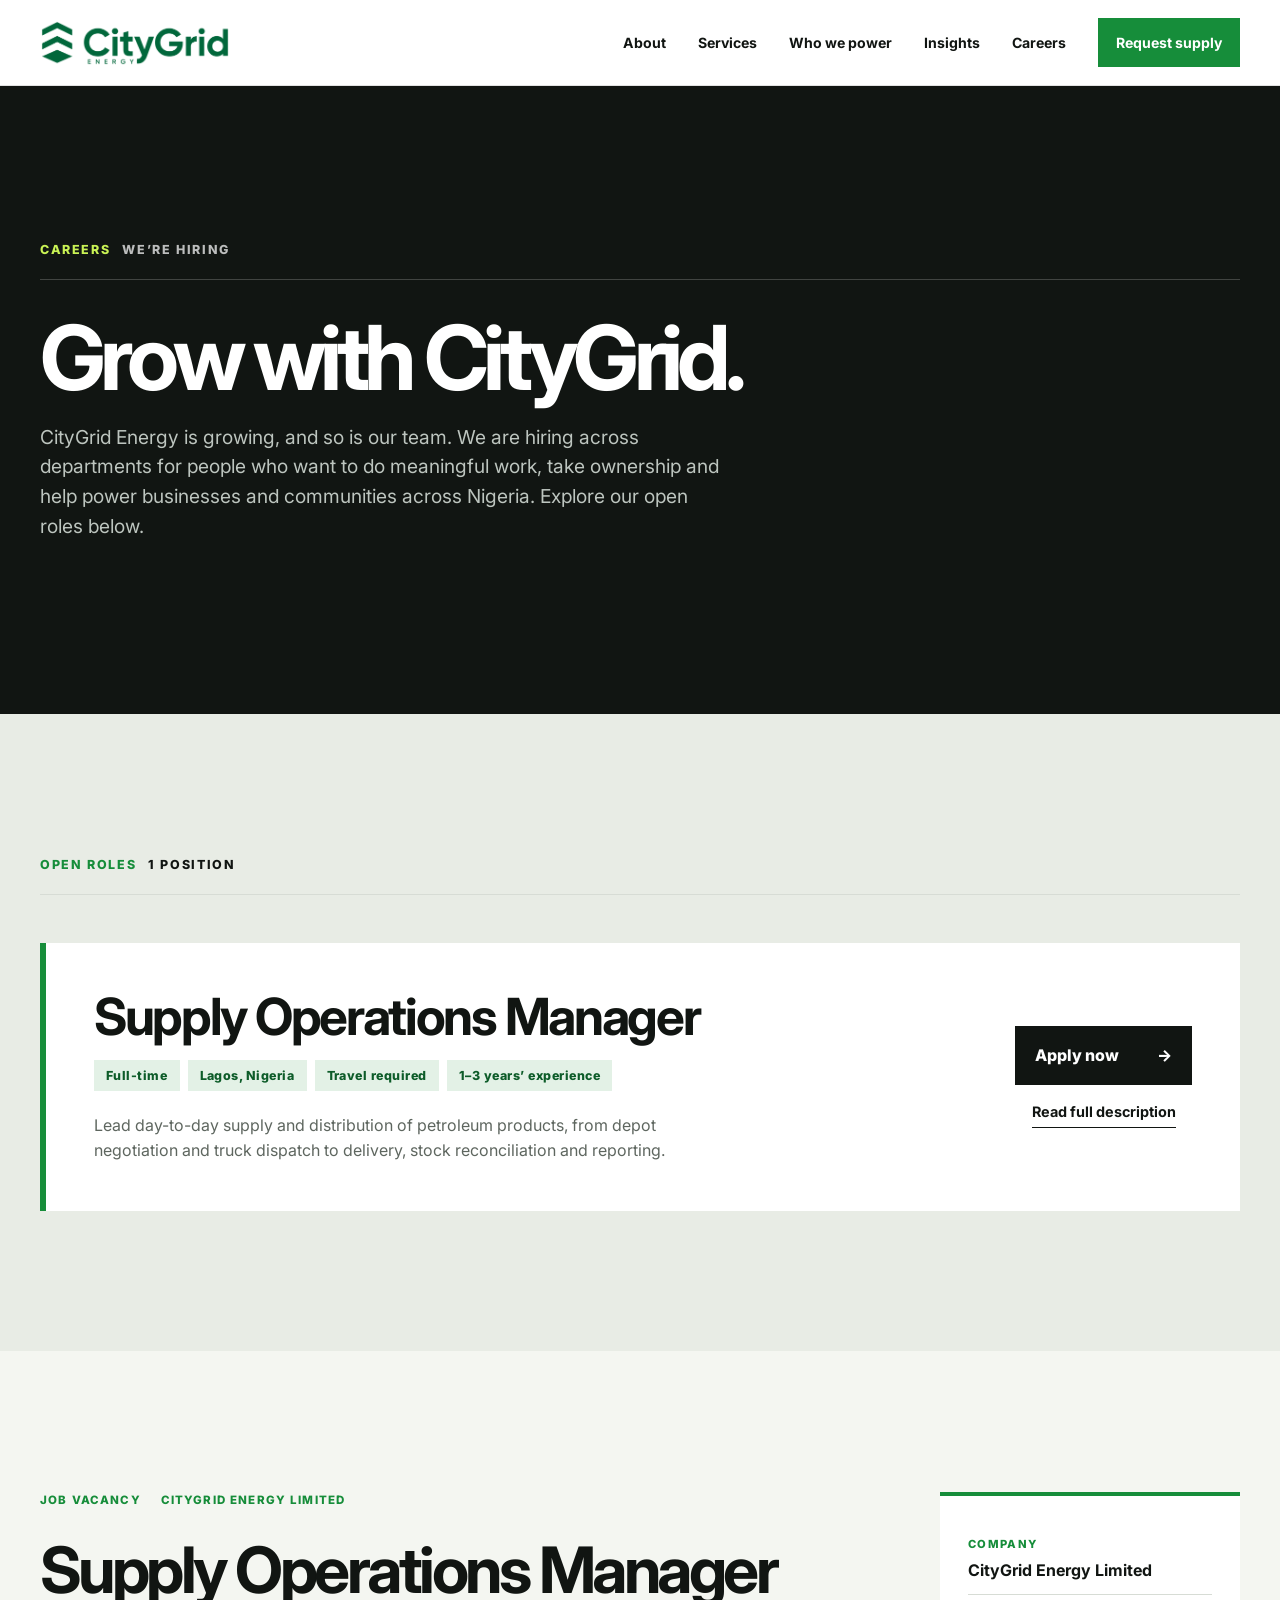
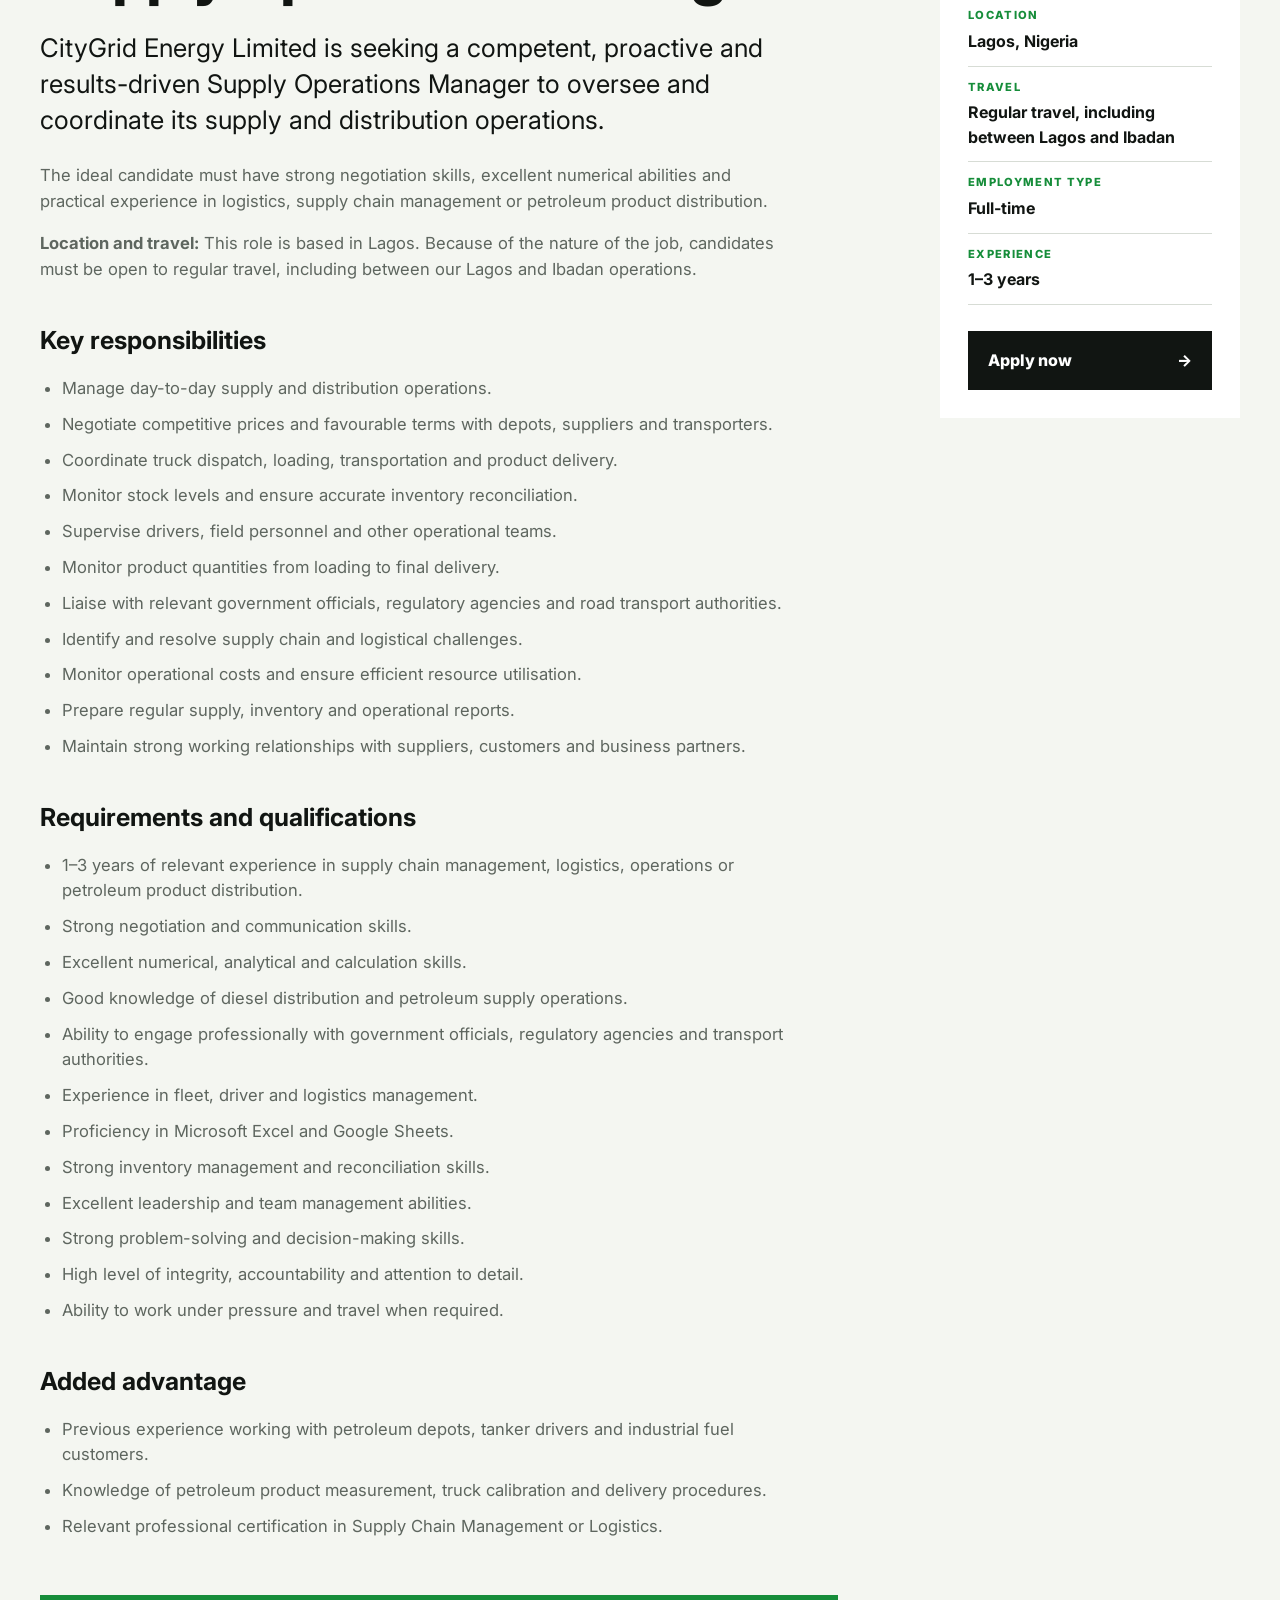
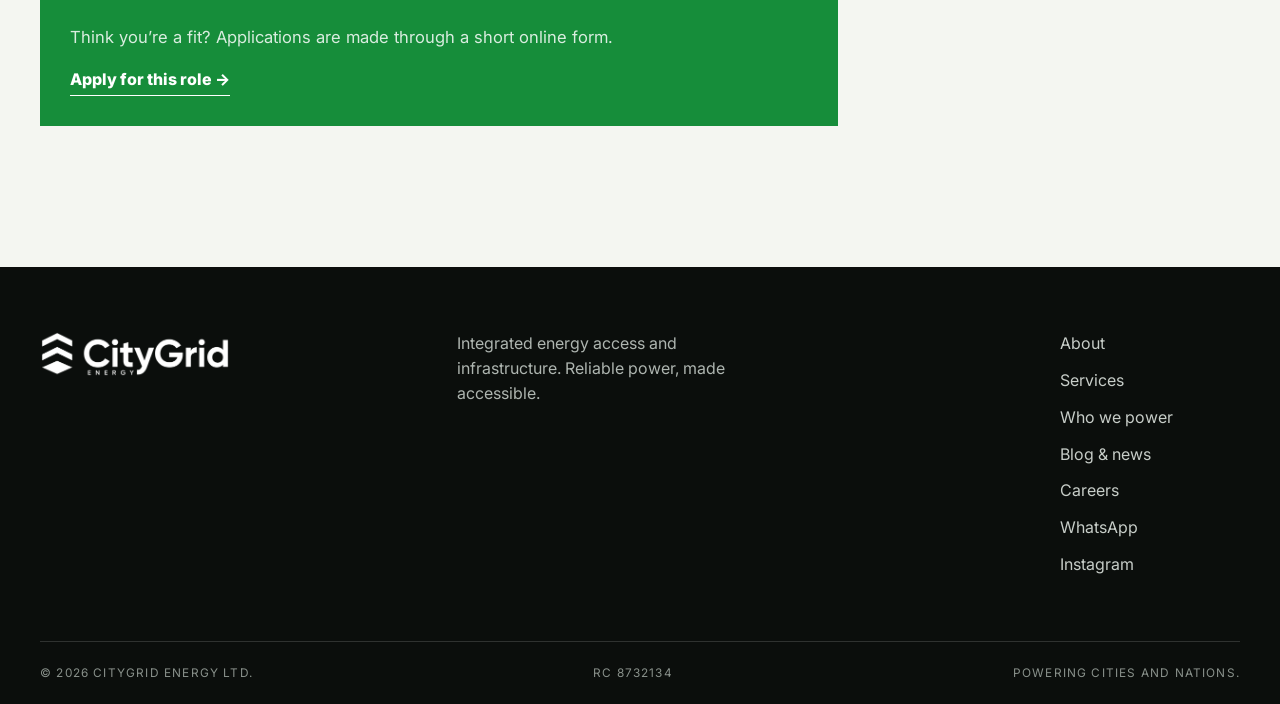
<file: careers.html>
<!doctype html>
<html lang="en">
<head>
  <meta charset="utf-8">
  <meta name="viewport" content="width=device-width, initial-scale=1">
  <meta name="theme-color" content="#168d3a">
  <meta name="description" content="Careers at CityGrid Energy. CityGrid Energy is growing and hiring across departments. See our open roles and apply.">
  <link rel="canonical" href="https://www.citygridenergy.org/careers">
  <meta property="og:title" content="Careers | CityGrid Energy">
  <meta property="og:description" content="CityGrid Energy is growing and hiring across departments. See our open roles and apply.">
  <meta property="og:type" content="website">
  <meta property="og:url" content="https://www.citygridenergy.org/careers">
  <meta property="og:image" content="https://www.citygridenergy.org/assets/citygrid-hero.png">
  <meta name="twitter:card" content="summary_large_image">
  <meta name="twitter:title" content="Careers | CityGrid Energy">
  <meta name="twitter:description" content="CityGrid Energy is growing and hiring across departments. See our open roles and apply.">
  <meta name="twitter:image" content="https://www.citygridenergy.org/assets/citygrid-hero.png">
  <title>Careers | CityGrid Energy</title>
  <link rel="icon" type="image/svg+xml" href="data:image/svg+xml,%3Csvg xmlns='http://www.w3.org/2000/svg' viewBox='0 0 64 64'%3E%3Crect width='64' height='64' rx='14' fill='%23168d3a'/%3E%3Cpath d='M36 7 16 35h14l-4 22 22-32H34z' fill='white'/%3E%3C/svg%3E">
  <link rel="preconnect" href="https://fonts.googleapis.com">
  <link rel="preconnect" href="https://fonts.gstatic.com" crossorigin>
  <link href="https://fonts.googleapis.com/css2?family=Inter:wght@400;500;600;700;800;900&amp;display=swap" rel="stylesheet">
  <link rel="stylesheet" href="styles.css">
  <script type="application/ld+json">
    {
      "@context": "https://schema.org",
      "@type": "JobPosting",
      "title": "Supply Operations Manager",
      "description": "<p>CityGrid Energy Limited is seeking a competent, proactive and results-driven Supply Operations Manager to oversee and coordinate its supply and distribution operations. The ideal candidate must have strong negotiation skills, excellent numerical abilities and practical experience in logistics, supply chain management or petroleum product distribution.</p>",
      "datePosted": "2026-11-27",
      "employmentType": "FULL_TIME",
      "hiringOrganization": {
        "@type": "Organization",
        "name": "CityGrid Energy Ltd",
        "sameAs": "https://www.citygridenergy.org/",
        "logo": "https://www.citygridenergy.org/assets/citygrid-logo-transparent.png"
      },
      "jobLocation": {
        "@type": "Place",
        "address": {
          "@type": "PostalAddress",
          "addressLocality": "Lagos",
          "addressRegion": "Lagos",
          "addressCountry": "NG"
        }
      },
      "experienceRequirements": {
        "@type": "OccupationalExperienceRequirements",
        "monthsOfExperience": 12
      },
      "directApply": false
    }
  </script>
</head>
<body class="insights-page careers-page">
  <a class="skip-link" href="#roles">Skip to open roles</a>

  <header class="site-header" id="top">
    <div class="header-inner shell">
      <a class="brand" href="/" aria-label="CityGrid Energy home">
        <span class="logo-clip" aria-hidden="true"><img src="assets/citygrid-logo-transparent.png" alt=""></span>
      </a>
      <button class="menu-toggle" type="button" aria-expanded="false" aria-controls="site-nav">
        <span></span><span></span><span></span><span class="sr-only">Open menu</span>
      </button>
      <nav class="site-nav" id="site-nav" aria-label="Primary navigation">
        <a href="/#about">About</a>
        <a href="/#services">Services</a>
        <a href="/#sectors">Who we power</a>
        <a href="/insights">Insights</a>
        <a href="/careers" aria-current="page">Careers</a>
        <a class="nav-cta" href="/#contact">Request supply</a>
      </nav>
    </div>
  </header>

  <main>
    <section class="insights-hero">
      <div class="shell">
        <div class="section-kicker light"><span>Careers</span> We’re hiring</div>
        <h1>Grow with CityGrid.</h1>
        <p>CityGrid Energy is growing, and so is our team. We are hiring across departments for people who want to do meaningful work, take ownership and help power businesses and communities across Nigeria. Explore our open roles below.</p>
      </div>
    </section>

    <section class="section careers-roles" id="roles">
      <div class="shell">
        <div class="section-kicker"><span>Open roles</span> 1 position</div>

        <article class="role-card">
          <div class="role-card-main">
            <h2>Supply Operations Manager</h2>
            <ul class="role-tags" aria-label="Role details">
              <li>Full-time</li>
              <li>Lagos, Nigeria</li>
              <li>Travel required</li>
              <li>1–3 years’ experience</li>
            </ul>
            <p>Lead day-to-day supply and distribution of petroleum products, from depot negotiation and truck dispatch to delivery, stock reconciliation and reporting.</p>
          </div>
          <div class="role-card-actions">
            <a class="button button-dark" href="https://forms.gle/aMyykJQwNsH8XyHj6" target="_blank" rel="noopener noreferrer">Apply now <span aria-hidden="true">→</span></a>
            <a class="role-details-link" href="#supply-operations-manager">Read full description</a>
          </div>
        </article>
      </div>
    </section>

    <section class="section careers-detail" id="supply-operations-manager">
      <div class="shell careers-layout">
        <article class="longform job-description">
          <div class="article-meta"><span>Job vacancy</span><span>CityGrid Energy Limited</span></div>
          <h2>Supply Operations Manager</h2>
          <p class="article-lead">CityGrid Energy Limited is seeking a competent, proactive and results-driven Supply Operations Manager to oversee and coordinate its supply and distribution operations.</p>
          <p>The ideal candidate must have strong negotiation skills, excellent numerical abilities and practical experience in logistics, supply chain management or petroleum product distribution.</p>
          <p><strong>Location and travel:</strong> This role is based in Lagos. Because of the nature of the job, candidates must be open to regular travel, including between our Lagos and Ibadan operations.</p>

          <h3>Key responsibilities</h3>
          <ul>
            <li>Manage day-to-day supply and distribution operations.</li>
            <li>Negotiate competitive prices and favourable terms with depots, suppliers and transporters.</li>
            <li>Coordinate truck dispatch, loading, transportation and product delivery.</li>
            <li>Monitor stock levels and ensure accurate inventory reconciliation.</li>
            <li>Supervise drivers, field personnel and other operational teams.</li>
            <li>Monitor product quantities from loading to final delivery.</li>
            <li>Liaise with relevant government officials, regulatory agencies and road transport authorities.</li>
            <li>Identify and resolve supply chain and logistical challenges.</li>
            <li>Monitor operational costs and ensure efficient resource utilisation.</li>
            <li>Prepare regular supply, inventory and operational reports.</li>
            <li>Maintain strong working relationships with suppliers, customers and business partners.</li>
          </ul>

          <h3>Requirements and qualifications</h3>
          <ul>
            <li>1–3 years of relevant experience in supply chain management, logistics, operations or petroleum product distribution.</li>
            <li>Strong negotiation and communication skills.</li>
            <li>Excellent numerical, analytical and calculation skills.</li>
            <li>Good knowledge of diesel distribution and petroleum supply operations.</li>
            <li>Ability to engage professionally with government officials, regulatory agencies and transport authorities.</li>
            <li>Experience in fleet, driver and logistics management.</li>
            <li>Proficiency in Microsoft Excel and Google Sheets.</li>
            <li>Strong inventory management and reconciliation skills.</li>
            <li>Excellent leadership and team management abilities.</li>
            <li>Strong problem-solving and decision-making skills.</li>
            <li>High level of integrity, accountability and attention to detail.</li>
            <li>Ability to work under pressure and travel when required.</li>
          </ul>

          <h3>Added advantage</h3>
          <ul>
            <li>Previous experience working with petroleum depots, tanker drivers and industrial fuel customers.</li>
            <li>Knowledge of petroleum product measurement, truck calibration and delivery procedures.</li>
            <li>Relevant professional certification in Supply Chain Management or Logistics.</li>
          </ul>

          <div class="article-cta">
            <p>Think you’re a fit? Applications are made through a short online form.</p>
            <a href="https://forms.gle/aMyykJQwNsH8XyHj6" target="_blank" rel="noopener noreferrer">Apply for this role →</a>
          </div>
        </article>

        <aside class="job-summary" aria-label="Role summary">
          <dl>
            <div><dt>Company</dt><dd>CityGrid Energy Limited</dd></div>
            <div><dt>Location</dt><dd>Lagos, Nigeria</dd></div>
            <div><dt>Travel</dt><dd>Regular travel, including between Lagos and Ibadan</dd></div>
            <div><dt>Employment type</dt><dd>Full-time</dd></div>
            <div><dt>Experience</dt><dd>1–3 years</dd></div>
          </dl>
          <a class="button button-dark" href="https://forms.gle/aMyykJQwNsH8XyHj6" target="_blank" rel="noopener noreferrer">Apply now <span aria-hidden="true">→</span></a>
        </aside>
      </div>
    </section>
  </main>

  <footer class="site-footer">
    <div class="footer-main shell">
      <a class="brand footer-brand" href="/" aria-label="CityGrid Energy home">
        <span class="logo-clip" aria-hidden="true"><img src="assets/citygrid-logo-white.png" alt=""></span>
      </a>
      <p>Integrated energy access and infrastructure. Reliable power, made accessible.</p>
      <div class="footer-links">
        <a href="/#about">About</a>
        <a href="/#services">Services</a>
        <a href="/#sectors">Who we power</a>
        <a href="/insights">Blog &amp; news</a>
        <a href="/careers">Careers</a>
        <a href="https://wa.me/2348065570604" target="_blank" rel="noopener noreferrer">WhatsApp</a>
        <a href="https://www.instagram.com/citygridenergy/" target="_blank" rel="noopener noreferrer">Instagram</a>
      </div>
    </div>
    <div class="footer-bottom shell">
      <span>© <span id="year"></span> CityGrid Energy Ltd.</span>
      <span>RC 8732134</span>
      <span>Powering cities and nations.</span>
    </div>
  </footer>

  <script src="script.js"></script>
</body>
</html>
</file>
<file: styles.css>
:root {
  --green: #168d3a;
  --green-deep: #0d5c29;
  --lime: #c9f254;
  --ink: #111512;
  --muted: #5e665f;
  --paper: #f4f6f1;
  --white: #ffffff;
  --line: #d7dcd5;
  --shell: min(1200px, calc(100vw - 48px));
}

* { box-sizing: border-box; }
html { scroll-behavior: smooth; }
body { margin: 0; color: var(--ink); background: var(--paper); font-family: "Inter", Arial, Helvetica, sans-serif; font-size: 16px; line-height: 1.55; overflow-x: hidden; }
img { display: block; max-width: 100%; }
a { color: inherit; text-decoration: none; }
button { font: inherit; }
.shell { width: var(--shell); margin-inline: auto; }
.sr-only { position: absolute; width: 1px; height: 1px; padding: 0; margin: -1px; overflow: hidden; clip: rect(0,0,0,0); white-space: nowrap; border: 0; }
.skip-link { position: fixed; top: 10px; left: 10px; z-index: 1000; padding: 10px 14px; background: var(--ink); color: white; transform: translateY(-150%); }
.skip-link:focus { transform: translateY(0); }

.site-header { position: sticky; top: 0; z-index: 100; height: 86px; background: rgba(255,255,255,.94); border-bottom: 1px solid rgba(17,21,18,.12); backdrop-filter: blur(14px); }
.header-inner { height: 100%; display: flex; align-items: center; justify-content: space-between; }
.brand { display: flex; align-items: center; }
.logo-clip { display: block; }
.logo-clip img { display: block; height: 46px; width: auto; max-width: none; }
.site-nav { display: flex; align-items: center; gap: 32px; font-weight: 700; font-size: .88rem; }
.site-nav > a:not(.nav-cta) { position: relative; padding-block: 12px; }
.site-nav > a:not(.nav-cta)::after { content: ""; position: absolute; left: 0; bottom: 5px; width: 100%; height: 2px; background: var(--green); transform: scaleX(0); transform-origin: right; transition: transform .25s ease; }
.site-nav > a:not(.nav-cta):hover::after, .site-nav > a:not(.nav-cta):focus-visible::after { transform: scaleX(1); transform-origin: left; }
.nav-cta { display: inline-flex; gap: 20px; align-items: center; padding: 14px 18px; background: var(--green); color: white; }
.nav-cta:hover { background: var(--green-deep); }
.menu-toggle { display: none; border: 0; background: none; padding: 8px; }
.menu-toggle span:not(.sr-only) { display: block; width: 25px; height: 2px; margin: 5px 0; background: var(--ink); transition: .25s ease; }

.hero { min-height: calc(100vh - 86px); display: grid; grid-template-columns: minmax(0, 52%) minmax(0, 48%); background: var(--paper); }
.hero-copy { padding: clamp(60px, 8vw, 120px) max(32px, calc((100vw - 1200px)/2)) 48px; display: flex; flex-direction: column; justify-content: center; position: relative; }
.hero-copy::before { content: ""; position: absolute; top: 0; right: 0; width: 1px; height: 100%; background: var(--line); }
.eyebrow, .section-kicker { display: flex; align-items: center; gap: 12px; font-size: .78rem; font-weight: 800; letter-spacing: .13em; text-transform: uppercase; }
.hero h1 { margin: 28px 0 24px; max-width: 760px; font-size: clamp(3.1rem, 6.4vw, 7rem); line-height: .9; letter-spacing: -.065em; font-weight: 800; }
.hero h1 em, .section-heading h2 em { color: var(--green); font-style: normal; }
.hero-copy > p { max-width: 600px; margin: 0; color: var(--muted); font-size: clamp(1rem, 1.3vw, 1.2rem); }
.hero-actions { display: flex; align-items: center; gap: 30px; margin-top: 34px; }
.button { display: inline-flex; justify-content: space-between; align-items: center; gap: 38px; padding: 17px 20px; font-weight: 800; }
.button-dark { background: var(--ink); color: white; }
.button-dark:hover { background: var(--green); }
.text-link { font-size: .9rem; font-weight: 800; border-bottom: 1px solid var(--ink); padding-block: 8px; }
.hero-meta { display: grid; grid-template-columns: 1fr 1fr; gap: 16px; max-width: 590px; padding-top: 46px; margin-top: auto; }
.hero-meta div { border-top: 1px solid var(--line); padding-top: 14px; }
.hero-meta span { display: block; color: var(--muted); font-size: .72rem; text-transform: uppercase; letter-spacing: .1em; }
.hero-meta strong { font-size: .95rem; }
.hero-media { position: relative; min-height: 620px; overflow: hidden; background: #0e1b1f; }
.hero-media::after { content: ""; position: absolute; inset: 0; background: linear-gradient(90deg, rgba(10,22,18,.15), transparent 40%), linear-gradient(0deg, rgba(8,14,12,.55), transparent 45%); }
.hero-media > img { width: 100%; height: 100%; object-fit: cover; object-position: 62% center; }
.hero-stamp { position: absolute; z-index: 2; top: 42px; right: 36px; width: 145px; height: 145px; border: 1px solid rgba(255,255,255,.55); border-radius: 50%; color: white; display: flex; flex-direction: column; justify-content: center; align-items: center; transform: rotate(8deg); text-transform: uppercase; line-height: 1.1; }
.hero-stamp span { display: block; width: 76%; font-size: .62rem; letter-spacing: .13em; line-height: 1.25; text-align: center; white-space: normal; }
.hero-stamp strong { font-size: 1.25rem; margin-block: 4px; white-space: nowrap; }
.image-caption { position: absolute; z-index: 2; bottom: 30px; left: 30px; right: 30px; display: flex; align-items: center; gap: 16px; color: white; font-size: .75rem; text-transform: uppercase; letter-spacing: .12em; }
.image-caption span { color: var(--lime); }

.ticker { overflow: hidden; background: var(--green); color: white; border-block: 1px solid rgba(255,255,255,.2); }
.ticker-track { width: max-content; display: flex; padding: 16px 0; animation: ticker-slide 16s linear infinite; will-change: transform; font-size: .75rem; font-weight: 800; text-transform: uppercase; letter-spacing: .14em; }
.ticker-group { flex: 0 0 auto; display: flex; align-items: center; gap: 28px; padding-right: 28px; }
.ticker i { flex: 0 0 auto; width: 7px; height: 7px; background: var(--lime); transform: rotate(45deg); }
.ticker:hover .ticker-track { animation-play-state: paused; }
@keyframes ticker-slide {
  from { transform: translate3d(0, 0, 0); }
  to { transform: translate3d(-50%, 0, 0); }
}

.section { padding-block: clamp(84px, 11vw, 160px); }
.section-kicker { padding-bottom: 20px; border-bottom: 1px solid var(--line); }
.section-kicker span { color: var(--green); }
.section-kicker.light { color: rgba(255,255,255,.72); border-color: rgba(255,255,255,.2); }
.section-kicker.light span { color: var(--lime); }
.about-grid { display: grid; grid-template-columns: 1fr 1fr; gap: clamp(44px, 8vw, 130px); margin-top: 58px; }
.about h2, .process-intro h2, .contact h2 { margin: 0; font-size: clamp(2.8rem, 5.2vw, 5.5rem); line-height: .96; letter-spacing: -.055em; }
.about-copy { padding-top: 8px; }
.about-copy p { color: var(--muted); font-size: 1.05rem; }
.about-copy .lead { color: var(--ink); font-size: clamp(1.25rem, 2vw, 1.75rem); line-height: 1.35; margin-top: 0; }
.arrow-link { display: inline-flex; gap: 36px; align-items: center; margin-top: 22px; padding-bottom: 6px; border-bottom: 2px solid var(--green); font-weight: 800; }
.principles { display: grid; grid-template-columns: repeat(3,1fr); margin-top: 90px; border-top: 1px solid var(--line); }
.principle { position: relative; min-height: 270px; padding: 28px 34px 30px 0; border-right: 1px solid var(--line); }
.principle + .principle { padding-left: 34px; }
.principle:last-child { border-right: 0; }
.principle-number { color: var(--green); font-size: .76rem; font-weight: 800; letter-spacing: .12em; }
.principle h3 { margin: 72px 0 12px; font-size: 1.35rem; }
.principle p { margin: 0; color: var(--muted); max-width: 290px; }
.problem { background: white; }
.problem-grid { display: grid; grid-template-columns: 1fr 1fr; gap: clamp(50px, 9vw, 140px); }
.problem h2 { margin: 50px 0 0; max-width: 650px; font-size: clamp(2.8rem, 5.2vw, 5.6rem); line-height: .94; letter-spacing: -.055em; }
.problem-copy .lead { margin-top: 0; font-size: clamp(1.25rem, 2vw, 1.7rem); line-height: 1.35; color: var(--ink); }
.problem-copy > p:not(.lead) { color: var(--muted); }
.challenge-list { list-style: none; margin: 44px 0 0; padding: 0; border-top: 1px solid var(--ink); }
.challenge-list li { display: grid; grid-template-columns: 50px 1fr; gap: 18px; padding: 18px 0; border-bottom: 1px solid var(--line); font-weight: 700; }
.challenge-list span { color: var(--green); font-size: .74rem; letter-spacing: .1em; }

.services { color: white; background: var(--ink); position: relative; overflow: hidden; }
.services::before { content: ""; position: absolute; width: 420px; height: 420px; border-radius: 50%; border: 1px solid rgba(201,242,84,.15); right: -140px; top: -180px; box-shadow: 0 0 0 70px rgba(201,242,84,.035), 0 0 0 140px rgba(201,242,84,.025); }
.section-heading h2 { margin: 44px 0 0; font-size: clamp(3rem, 6vw, 6.6rem); line-height: .92; letter-spacing: -.06em; }
.section-heading h2 em { color: var(--lime); }
.services-grid { display: grid; grid-template-columns: 1fr 1fr; gap: 1px; margin-top: 80px; background: rgba(255,255,255,.2); border: 1px solid rgba(255,255,255,.2); }
.service-card { min-height: 570px; padding: clamp(28px, 4vw, 52px); background: #181e1a; display: flex; flex-direction: column; }
.service-card-green { background: var(--green-deep); }
.service-card-wide { grid-column: 1 / -1; min-height: 500px; background: #101511; }
.service-card-wide h3 { max-width: 850px; }
.service-card-top { display: flex; align-items: center; justify-content: space-between; color: var(--lime); font-size: .72rem; text-transform: uppercase; letter-spacing: .12em; }
.service-card-top b { padding: 7px 9px; border: 1px solid currentColor; font-weight: 700; }
.service-card h3 { margin: 86px 0 18px; max-width: 480px; font-size: clamp(2.2rem, 4vw, 4.3rem); line-height: .95; letter-spacing: -.05em; }
.service-card > p { color: #bdc5bf; max-width: 520px; }
.service-card ul { list-style: none; margin: auto 0 0; padding: 24px 0 0; border-top: 1px solid rgba(255,255,255,.2); }
.service-card li { padding: 13px 0; border-bottom: 1px solid rgba(255,255,255,.16); font-size: .9rem; }
.one-partner { display: grid; grid-template-columns: .45fr 1fr .8fr; gap: clamp(28px, 5vw, 80px); align-items: start; padding: 42px 0 0; margin-top: 42px; border-top: 1px solid rgba(255,255,255,.28); }
.one-partner span { color: var(--lime); font-size: .72rem; font-weight: 800; letter-spacing: .12em; text-transform: uppercase; }
.one-partner strong { font-size: clamp(1.4rem, 2.4vw, 2.35rem); line-height: 1.08; }
.one-partner p { margin: 0; color: #bdc5bf; }

.sectors { background: var(--lime); }
.sectors-heading { display: grid; grid-template-columns: .58fr 1fr; gap: clamp(50px, 8vw, 120px); align-items: start; }
.sectors-heading h2 { margin: 0; font-size: clamp(2.8rem, 5.5vw, 5.8rem); line-height: .94; letter-spacing: -.055em; }
.sectors .section-kicker { border-color: rgba(17,21,18,.25); }
.sector-grid { display: grid; grid-template-columns: repeat(4, 1fr); margin-top: 80px; border-top: 1px solid rgba(17,21,18,.35); border-left: 1px solid rgba(17,21,18,.35); }
.sector { min-height: 180px; padding: 22px; border-right: 1px solid rgba(17,21,18,.35); border-bottom: 1px solid rgba(17,21,18,.35); display: flex; flex-direction: column; justify-content: space-between; }
.sector span { color: var(--green-deep); font-size: .72rem; font-weight: 800; letter-spacing: .12em; }
.sector strong { max-width: 220px; font-size: 1.08rem; line-height: 1.25; }

.clients { background: var(--paper); }
.clients-heading { display: grid; grid-template-columns: .58fr 1.1fr .62fr; gap: clamp(36px, 6vw, 90px); align-items: start; }
.clients-heading h2 { margin: 0; font-size: clamp(2.8rem, 5.2vw, 5.4rem); line-height: .94; letter-spacing: -.055em; }
.clients-heading > p { margin: 0; color: var(--muted); font-size: 1.05rem; }
.client-logo-grid { list-style: none; display: grid; grid-template-columns: repeat(3, 1fr); gap: 1px; margin: 76px 0 0; padding: 1px; background: var(--line); }
.client-logo-card { min-width: 0; min-height: 190px; padding: 32px; display: grid; place-items: center; background: white; overflow: hidden; }
.client-logo-card img { width: min(100%, 220px); height: 110px; object-fit: contain; transition: transform .3s ease; }
.client-logo-card:hover img { transform: scale(1.04); }

.process { display: grid; grid-template-columns: .8fr 1.2fr; gap: clamp(50px, 9vw, 130px); }
.process-intro > p { max-width: 470px; color: var(--muted); font-size: 1.06rem; }
.process-intro h2 { margin-top: 44px; }
.steps { list-style: none; margin: 0; padding: 0; border-top: 1px solid var(--ink); }
.steps li { display: grid; grid-template-columns: 68px 1fr; gap: 24px; padding: 34px 0; border-bottom: 1px solid var(--line); }
.steps li > span { color: var(--green); font-weight: 800; font-size: .76rem; letter-spacing: .1em; }
.steps h3 { margin: 0 0 8px; font-size: 1.45rem; }
.steps p { margin: 0; color: var(--muted); }

.assurance { background: white; }
.assurance-heading { display: grid; grid-template-columns: .7fr 1.2fr .8fr; gap: clamp(36px, 6vw, 90px); align-items: start; }
.assurance-heading h2 { margin: 0; font-size: clamp(2.8rem, 5.2vw, 5.4rem); line-height: .94; letter-spacing: -.055em; }
.assurance-heading > p { margin: 0; color: var(--muted); font-size: 1.05rem; }
.assurance-grid { display: grid; grid-template-columns: repeat(4, 1fr); margin-top: 80px; border-top: 1px solid var(--ink); border-left: 1px solid var(--line); }
.assurance-card { min-height: 330px; padding: 26px; border-right: 1px solid var(--line); border-bottom: 1px solid var(--line); display: flex; flex-direction: column; }
.assurance-card > span { color: var(--green); font-size: .74rem; font-weight: 800; letter-spacing: .12em; }
.assurance-card h3 { margin: auto 0 14px; font-size: 1.45rem; line-height: 1.08; }
.assurance-card p { margin: 0; color: var(--muted); font-size: .94rem; }

.insights-preview { background: #e8ece5; }
.insights-heading { display: grid; grid-template-columns: 1.25fr .75fr; gap: clamp(50px, 9vw, 140px); align-items: end; }
.insights-heading h2 { max-width: 820px; margin: 44px 0 0; font-size: clamp(2.8rem, 5.4vw, 5.8rem); line-height: .94; letter-spacing: -.055em; }
.insights-intro p { margin-top: 0; color: var(--muted); font-size: 1.05rem; }
.insights-grid { display: grid; grid-template-columns: repeat(3, 1fr); gap: 1px; margin-top: 76px; background: #bcc4bc; border: 1px solid #bcc4bc; }
.insight-card { min-height: 430px; padding: clamp(24px, 3vw, 36px); background: var(--paper); display: flex; flex-direction: column; }
.insight-card-featured { background: var(--green); color: white; }
.insight-meta { display: flex; justify-content: space-between; gap: 20px; padding-bottom: 18px; border-bottom: 1px solid currentColor; color: var(--green); font-size: .7rem; font-weight: 800; letter-spacing: .09em; text-transform: uppercase; }
.insight-card-featured .insight-meta { color: var(--lime); }
.insight-card h3 { margin: 60px 0 16px; font-size: clamp(1.65rem, 2.5vw, 2.45rem); line-height: 1.04; letter-spacing: -.035em; }
.insight-card p { margin: 0; color: var(--muted); }
.insight-card-featured p { color: rgba(255,255,255,.82); }
.insight-card > a { width: fit-content; margin-top: auto; padding-top: 34px; border-bottom: 1px solid currentColor; font-weight: 800; }
.insights-analysis-link { display: grid; grid-template-columns: .4fr 1fr auto; gap: clamp(22px, 5vw, 70px); align-items: center; padding: 30px 0; border-bottom: 1px solid #bcc4bc; }
.insights-analysis-link > span { color: var(--green); font-size: .72rem; font-weight: 800; letter-spacing: .12em; text-transform: uppercase; }
.insights-analysis-link p { margin: 0; color: var(--muted); }

.insights-page { background: var(--paper); }
.insights-page .site-header { position: sticky; }
.insights-hero { padding-block: clamp(90px, 12vw, 170px); color: white; background: var(--ink); }
.insights-hero h1 { max-width: 950px; margin: 38px 0 24px; font-size: clamp(3.5rem, 7vw, 7.6rem); line-height: .9; letter-spacing: -.065em; }
.insights-hero > .shell > p { max-width: 680px; color: #bdc5bf; font-size: clamp(1.05rem, 1.5vw, 1.3rem); }
.news-desk { background: #e8ece5; }
.news-desk .insights-heading h2 { margin-top: 44px; }
.news-controls { display: flex; flex-wrap: wrap; gap: 10px; margin-top: 54px; }
.news-filter, .load-more-news { border: 1px solid var(--ink); padding: 11px 17px; color: var(--ink); background: transparent; font-weight: 800; cursor: pointer; }
.news-filter:hover, .news-filter.is-active, .load-more-news:hover { color: white; background: var(--ink); }
.news-feed-grid { margin-top: 24px; }
.load-more-news { display: block; margin: 34px auto 0; }
.load-more-news[hidden] { display: none; }
.feed-note { color: var(--muted); text-align: center; }

.blog-history { background: var(--paper); }
.history-heading { display: grid; grid-template-columns: .6fr 1fr .7fr; gap: clamp(34px, 6vw, 90px); align-items: start; }
.history-heading h2 { margin: 0; font-size: clamp(2.8rem, 5.2vw, 5.4rem); line-height: .94; letter-spacing: -.055em; }
.history-heading > p { margin: 0; color: var(--muted); }
.history-list { margin-top: 72px; border-top: 1px solid var(--ink); }
.history-list a { display: grid; grid-template-columns: 150px 1fr 190px; gap: 30px; align-items: center; padding: 26px 0; border-bottom: 1px solid var(--line); }
.history-list a:hover strong { color: var(--green); }
.history-list time, .history-list span { color: var(--muted); font-size: .76rem; font-weight: 700; letter-spacing: .08em; text-transform: uppercase; }
.history-list strong { font-size: clamp(1.15rem, 2vw, 1.65rem); line-height: 1.16; transition: color .2s ease; }
.history-list span { justify-self: end; color: var(--green); }
.insights-layout { display: grid; grid-template-columns: 280px 1fr; gap: clamp(50px, 9vw, 140px); }
.article-index { position: sticky; top: 120px; align-self: start; border-top: 1px solid var(--ink); }
.article-index p { margin: 18px 0 10px; color: var(--green); font-size: .72rem; font-weight: 800; letter-spacing: .12em; text-transform: uppercase; }
.article-index a { display: block; padding: 14px 0; border-bottom: 1px solid var(--line); font-weight: 700; }
.article-index a:hover { color: var(--green); }
.longform { scroll-margin-top: 110px; padding-bottom: 88px; margin-bottom: 88px; border-bottom: 1px solid var(--line); }
.longform:last-child { margin-bottom: 0; }
.article-meta { display: flex; gap: 20px; color: var(--green); font-size: .72rem; font-weight: 800; letter-spacing: .1em; text-transform: uppercase; }
.longform h2 { max-width: 860px; margin: 30px 0; font-size: clamp(2.5rem, 5vw, 5.1rem); line-height: .94; letter-spacing: -.055em; }
.longform .article-lead { color: var(--ink); font-size: clamp(1.25rem, 2vw, 1.7rem); line-height: 1.4; }
.longform p, .longform ul { max-width: 760px; color: var(--muted); font-size: 1.04rem; }
.longform h3 { margin: 38px 0 10px; font-size: 1.55rem; }
.longform ul { padding-left: 22px; }
.longform li { margin-bottom: 10px; }
.article-cta { margin-top: 55px; padding: 30px; color: white; background: var(--green); }
.article-cta p { margin: 0 0 16px; color: rgba(255,255,255,.84); }
.article-cta a { display: inline-flex; padding-bottom: 4px; border-bottom: 1px solid white; font-weight: 800; }

.contact { padding-block: clamp(90px, 11vw, 150px); color: white; background: var(--green); }
.contact-grid { display: grid; grid-template-columns: .8fr 1.2fr; gap: clamp(50px, 8vw, 120px); align-items: start; }
.contact h2 { max-width: 800px; margin-top: 44px; }
.contact-copy > p { max-width: 620px; color: rgba(255,255,255,.8); font-size: 1.08rem; }
.direct-contact { display: grid; gap: 8px; margin-top: 38px; }
.direct-contact a { width: fit-content; padding-bottom: 4px; border-bottom: 1px solid rgba(255,255,255,.6); font-weight: 800; }
.direct-contact span { max-width: 420px; margin-top: 8px; color: rgba(255,255,255,.72); }
.supply-form { padding: clamp(24px, 4vw, 44px); background: white; color: var(--ink); }
.field-grid { display: grid; grid-template-columns: 1fr 1fr; gap: 18px; }
.supply-form label { display: block; margin-bottom: 20px; }
.supply-form label > span { display: block; margin-bottom: 7px; font-size: .74rem; font-weight: 800; text-transform: uppercase; letter-spacing: .1em; }
.supply-form input, .supply-form select, .supply-form textarea { width: 100%; min-height: 48px; border: 0; border-bottom: 1px solid #aab1ab; border-radius: 0; padding: 10px 2px; background: transparent; color: var(--ink); font: inherit; }
.supply-form textarea { resize: vertical; }
.supply-form input:focus, .supply-form select:focus, .supply-form textarea:focus { outline: 0; border-color: var(--green); box-shadow: 0 2px 0 var(--green); }
.form-submit { width: 100%; border: 0; padding: 18px 20px; margin-top: 8px; background: var(--ink); color: white; display: flex; justify-content: center; align-items: center; text-align: center; font-weight: 800; cursor: pointer; }
.form-submit:hover { background: var(--green-deep); }
.form-submit b { font-size: 1.3rem; }
.form-note { margin: 12px 0 0; color: var(--muted); font-size: .78rem; }

.site-footer { background: #0b0e0c; color: white; }
.footer-main { display: grid; grid-template-columns: 1fr 1fr 1fr; gap: 50px; align-items: start; padding-block: 64px; }
.footer-brand { background: transparent; }
.footer-main > p { margin: 0; color: #aeb5b0; max-width: 300px; }
.footer-links { display: grid; gap: 12px; justify-self: end; min-width: 180px; }
.footer-links a { color: #c7cdc8; }
.footer-links a:hover { color: var(--lime); }
.footer-bottom { display: flex; justify-content: space-between; gap: 20px; padding-block: 22px; border-top: 1px solid rgba(255,255,255,.15); color: #89918b; font-size: .74rem; text-transform: uppercase; letter-spacing: .1em; }

.reveal { opacity: 0; transform: translateY(24px); transition: opacity .7s ease, transform .7s ease; }
.reveal.is-visible { opacity: 1; transform: none; }
a:focus-visible, button:focus-visible { outline: 3px solid var(--lime); outline-offset: 3px; }

@media (max-width: 960px) {
  :root { --shell: min(100% - 36px, 760px); }
  .site-header { height: 76px; }
  .menu-toggle { display: block; z-index: 2; }
  .menu-toggle[aria-expanded="true"] span:nth-child(1) { transform: translateY(7px) rotate(45deg); }
  .menu-toggle[aria-expanded="true"] span:nth-child(2) { opacity: 0; }
  .menu-toggle[aria-expanded="true"] span:nth-child(3) { transform: translateY(-7px) rotate(-45deg); }
  .site-nav { display: none; position: absolute; inset: 76px 0 auto; padding: 28px 18px 34px; background: white; border-bottom: 1px solid var(--line); flex-direction: column; align-items: stretch; gap: 4px; }
  .site-nav.is-open { display: flex; }
  .site-nav a { padding: 13px 10px; }
  .nav-cta { margin-top: 10px; justify-content: space-between; }
  .logo-clip img { height: 40px; }
  .hero { min-height: auto; grid-template-columns: 1fr; }
  .hero-copy { min-height: 650px; padding: 72px 24px 40px; }
  .hero-copy::before { display: none; }
  .hero-media { min-height: 560px; }
  .about-grid, .problem-grid, .sectors-heading, .clients-heading, .process, .assurance-heading, .insights-heading, .history-heading, .contact-grid, .insights-layout { grid-template-columns: 1fr; }
  .principles { grid-template-columns: 1fr; }
  .principle, .principle + .principle { min-height: auto; padding: 28px 0 38px; border-right: 0; border-bottom: 1px solid var(--line); }
  .principle h3 { margin-top: 36px; }
  .services-grid { grid-template-columns: 1fr; }
  .service-card-wide { grid-column: auto; }
  .one-partner { grid-template-columns: 1fr; }
  .service-card { min-height: 560px; }
  .sector-grid { grid-template-columns: repeat(2, 1fr); }
  .client-logo-grid { grid-template-columns: repeat(2, 1fr); }
  .assurance-grid { grid-template-columns: repeat(2, 1fr); }
  .insights-grid { grid-template-columns: 1fr; }
  .insights-analysis-link { grid-template-columns: 1fr; }
  .article-index { position: static; }
  .history-list a { grid-template-columns: 120px 1fr; }
  .history-list span { grid-column: 2; justify-self: start; }
}

@media (max-width: 620px) {
  :root { --shell: calc(100% - 28px); }
  .hero h1 { font-size: clamp(3.1rem, 15vw, 4.8rem); }
  .hero-copy { min-height: 650px; padding-inline: 16px; }
  .hero-actions { align-items: flex-start; flex-direction: column; gap: 16px; }
  .hero-actions .button { width: 100%; justify-content: center; }
  .hero-meta { grid-template-columns: 1fr; width: 100%; }
  .hero-media { min-height: 480px; }
  .hero-stamp { width: 112px; height: 112px; right: 18px; top: 22px; }
  .hero-stamp span { width: 72%; font-size: .56rem; letter-spacing: .1em; }
  .hero-stamp strong { font-size: 1.12rem; }
  .image-caption { left: 18px; bottom: 20px; }
  .about-grid { margin-top: 38px; }
  .principles { margin-top: 56px; }
  .service-card { min-height: auto; }
  .service-card h3 { margin-top: 58px; }
  .service-card ul { margin-top: 54px; }
  .sector-grid { grid-template-columns: 1fr 1fr; margin-top: 54px; }
  .sector { min-height: 150px; padding: 18px; }
  .client-logo-grid { margin-top: 54px; }
  .client-logo-card { min-height: 150px; padding: 18px; }
  .client-logo-card img { height: 90px; }
  .assurance-grid { grid-template-columns: 1fr; margin-top: 54px; }
  .assurance-card { min-height: 260px; }
  .insight-card { min-height: 360px; }
  .news-controls { margin-top: 36px; }
  .news-filter { flex: 1 1 calc(50% - 10px); }
  .history-list a { grid-template-columns: 1fr; gap: 10px; }
  .history-list span { grid-column: auto; }
  .field-grid { grid-template-columns: 1fr; gap: 0; }
  .steps li { grid-template-columns: 46px 1fr; gap: 12px; }
  .footer-main { grid-template-columns: 1fr; }
  .footer-links { justify-self: start; }
  .footer-bottom { flex-direction: column; }
}

.careers-roles { background: #e8ece5; }
.role-card { display: grid; grid-template-columns: 1fr auto; gap: clamp(28px, 5vw, 70px); align-items: center; margin-top: 48px; padding: clamp(26px, 4vw, 48px); background: white; border-left: 6px solid var(--green); }
.role-card h2 { margin: 0 0 18px; font-size: clamp(2rem, 4vw, 3.4rem); line-height: .98; letter-spacing: -.045em; }
.role-card p { max-width: 640px; margin: 22px 0 0; color: var(--muted); }
.role-tags { display: flex; flex-wrap: wrap; gap: 8px; margin: 0; padding: 0; list-style: none; }
.role-tags li { padding: 6px 12px; color: var(--green-deep); background: #e3f1e6; font-size: .78rem; font-weight: 800; letter-spacing: .04em; }
.role-card-actions { display: grid; gap: 16px; justify-items: center; }
.role-details-link { padding-bottom: 3px; border-bottom: 1px solid currentColor; font-size: .9rem; font-weight: 700; }
.role-details-link:hover { color: var(--green); }
.careers-layout { display: grid; grid-template-columns: 1fr 300px; gap: clamp(50px, 8vw, 120px); align-items: start; }
.job-description { margin-bottom: 0; padding-bottom: 0; border-bottom: 0; }
.job-summary { position: sticky; top: 120px; padding: 28px; background: white; border-top: 4px solid var(--green); }
.job-summary dl { margin: 0 0 26px; }
.job-summary dl div { padding: 12px 0; border-bottom: 1px solid var(--line); }
.job-summary dt { color: var(--green); font-size: .7rem; font-weight: 800; letter-spacing: .12em; text-transform: uppercase; }
.job-summary dd { margin: 4px 0 0; font-weight: 700; }
.job-summary .button { width: 100%; }
@media (max-width: 960px) {
  .role-card { grid-template-columns: 1fr; }
  .role-card-actions { justify-items: start; }
  .careers-layout { grid-template-columns: 1fr; }
  .job-summary { position: static; order: -1; }
}

@media (prefers-reduced-motion: reduce) {
  html { scroll-behavior: auto; }
  *, *::before, *::after { animation-duration: .01ms !important; animation-iteration-count: 1 !important; transition-duration: .01ms !important; }
  .ticker-track { animation: ticker-slide 28s linear infinite !important; }
  .reveal { opacity: 1; transform: none; }
}
</file>
